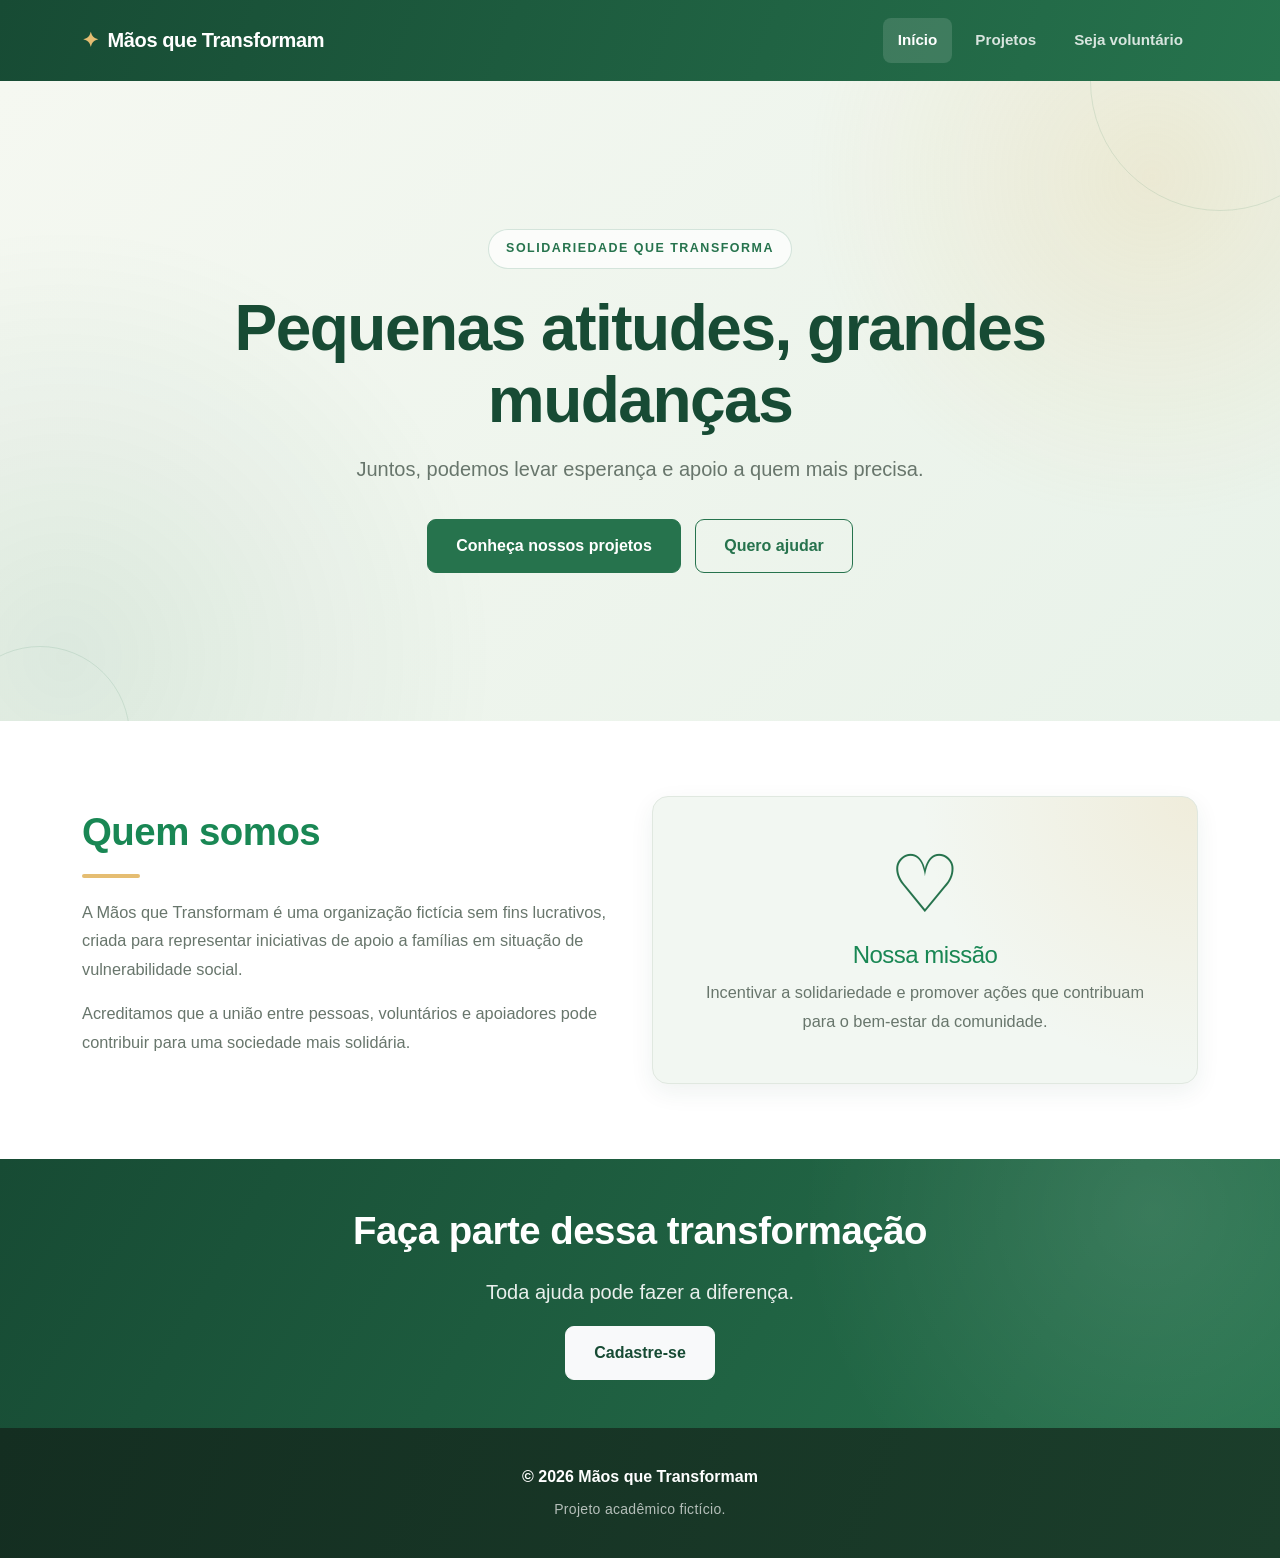
<file: index.html>
<!DOCTYPE html>
<html lang="pt-BR">

<head>
    <meta charset="UTF-8">
    <meta name="viewport" content="width=device-width, initial-scale=1.0">
    <meta name="description" content="Conheça a ONG Mãos que Transformam e participe de ações solidárias.">
    <title>Início | Mãos que Transformam</title>
    
    <link rel="icon" type="image/png" href="imagens/Inicio.png">
    <link href="https://cdn.jsdelivr.net/npm/bootstrap@5.3.8/dist/css/bootstrap.min.css" rel="stylesheet">
    <link rel="stylesheet" href="css/style.css">
</head>

<body>

    <header>
        <nav class="navbar navbar-expand-lg navbar-dark bg-success">
            <div class="container">
                <a class="navbar-brand fw-bold" href="index.html">Mãos que Transformam</a>

                <button class="navbar-toggler" type="button" data-bs-toggle="collapse" data-bs-target="#menu"
                    aria-controls="menu" aria-expanded="false" aria-label="Abrir menu">
                    <span class="navbar-toggler-icon"></span>
                </button>

                <div class="collapse navbar-collapse" id="menu">
                    <ul class="navbar-nav ms-auto">
                        <li class="nav-item">
                            <a class="nav-link active" aria-current="page" href="index.html">Início</a>
                        </li>
                        <li class="nav-item">
                            <a class="nav-link" href="projetos.html">Projetos</a>
                        </li>
                        <li class="nav-item">
                            <a class="nav-link" href="cadastro.html">Seja voluntário</a>
                        </li>
                    </ul>
                </div>
            </div>
        </nav>
    </header>

    <main>
        <section class="hero py-5 text-center">
            <div class="container py-5">
                <p class="text-uppercase fw-bold">Solidariedade que transforma</p>
                <h1 class="display-4 fw-bold">Pequenas atitudes, grandes mudanças</h1>
                <p class="lead mt-3">
                    Juntos, podemos levar esperança e apoio a quem mais precisa.
                </p>
                <a href="projetos.html" class="btn btn-success btn-lg mt-3">
                    Conheça nossos projetos
                </a>
                <a href="cadastro.html" class="btn btn-outline-success btn-lg mt-3">
                    Quero ajudar
                </a>
            </div>
        </section>

        <section class="container py-5" aria-labelledby="sobre">
            <div class="row align-items-center g-4">
                <div class="col-lg-6">
                    <h2 id="sobre" class="text-success">Quem somos</h2>
                    <p>
                        A Mãos que Transformam é uma organização fictícia sem fins
                        lucrativos, criada para representar iniciativas de apoio
                        a famílias em situação de vulnerabilidade social.
                    </p>
                    <p>
                        Acreditamos que a união entre pessoas, voluntários e
                        apoiadores pode contribuir para uma sociedade mais solidária.
                    </p>
                </div>

                <div class="col-lg-6">
                    <div class="p-5 rounded-4 bg-light text-center">
                        <span class="display-1" aria-hidden="true">♡</span>
                        <h3 class="h4 text-success mt-3">Nossa missão</h3>
                        <p class="mb-0">
                            Incentivar a solidariedade e promover ações que
                            contribuam para o bem-estar da comunidade.
                        </p>
                    </div>
                </div>
            </div>
        </section>

        <section class="bg-success text-white py-5" aria-labelledby="participar">
            <div class="container text-center">
                <h2 id="participar">Faça parte dessa transformação</h2>
                <p class="lead">Toda ajuda pode fazer a diferença.</p>
                <a href="cadastro.html" class="btn btn-light btn-lg">
                    Cadastre-se
                </a>
            </div>
        </section>
    </main>

    <footer class="bg-dark text-white text-center py-4">
        <div class="container">
            <p class="mb-1">&copy; 2026 Mãos que Transformam</p>
            <small>Projeto acadêmico fictício.</small>
        </div>
    </footer>

    <script src="https://cdn.jsdelivr.net/npm/bootstrap@5.3.8/dist/js/bootstrap.bundle.min.js"></script>
</body>

</html>
</file>
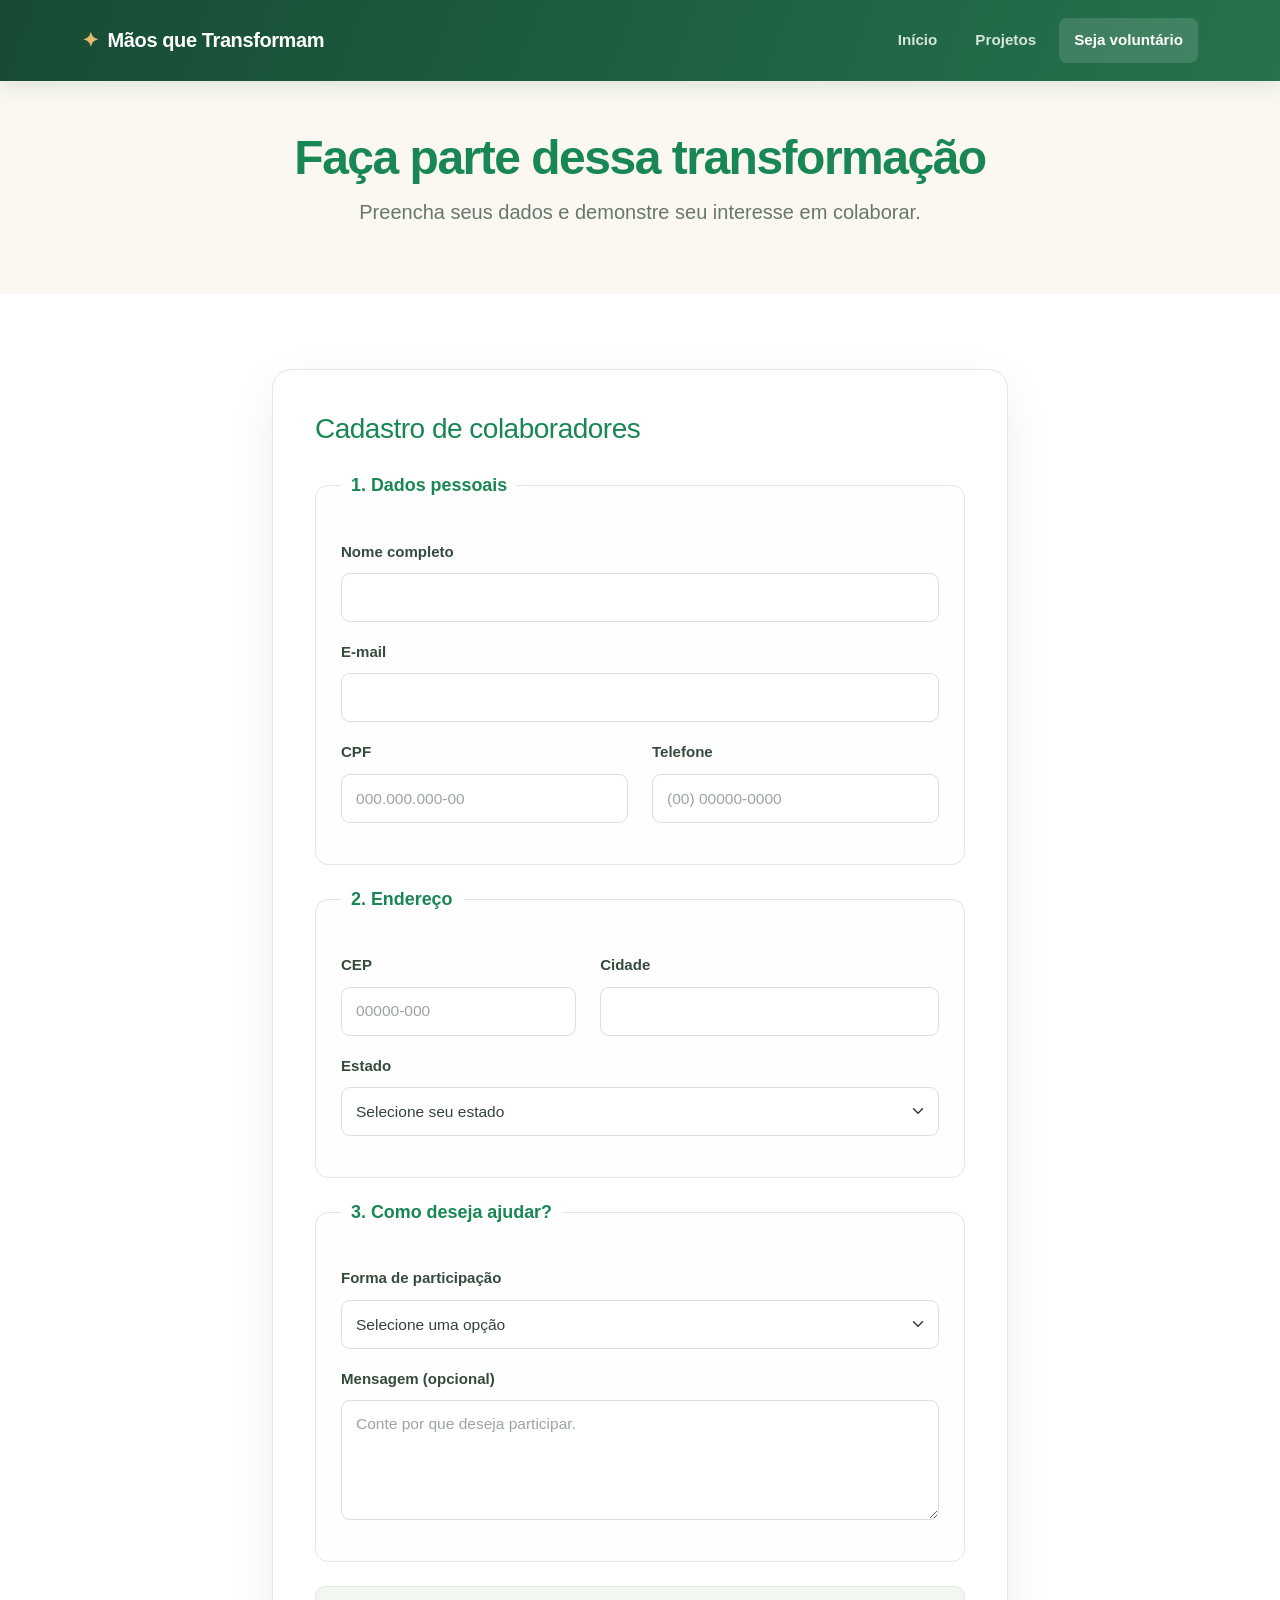
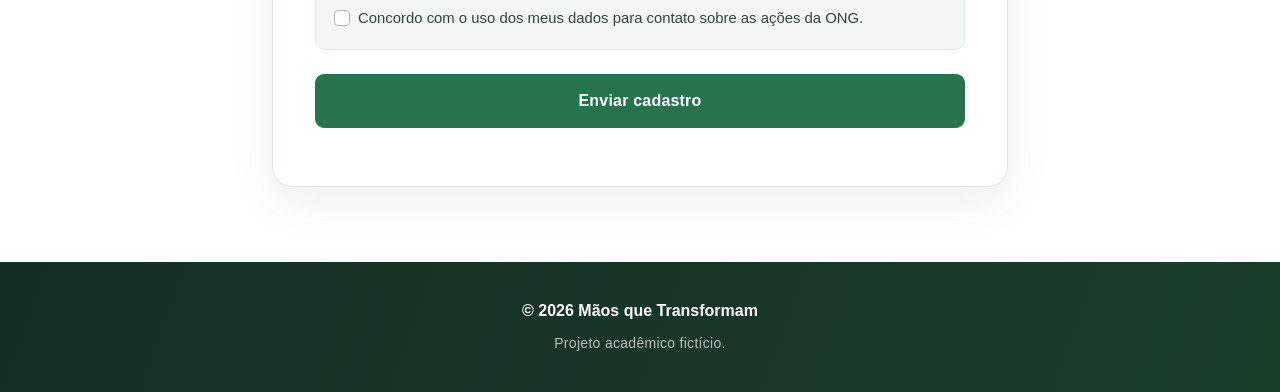
<file: cadastro.html>
<!DOCTYPE html>
<html lang="pt-BR">

<head>
    <meta charset="UTF-8">
    <meta name="viewport" content="width=device-width, initial-scale=1.0">
    <meta name="description" content="Cadastre-se para participar das ações solidárias da ONG Mãos que Transformam.">
    <title>Cadastro | Mãos que Transformam</title>
    
    
    <link rel="icon" type="image/png" href="imagens/Cadastro.png">
    <link href="https://cdn.jsdelivr.net/npm/bootstrap@5.3.8/dist/css/bootstrap.min.css" rel="stylesheet">
    <link rel="stylesheet" href="css/style.css">
    <script src="js/script.js" defer></script>
</head>

<body>

    <header>
        <nav class="navbar navbar-expand-lg navbar-dark bg-success">
            <div class="container">
                <a class="navbar-brand fw-bold" href="index.html">Mãos que Transformam</a>

                <button class="navbar-toggler" type="button" data-bs-toggle="collapse" data-bs-target="#menu"
                    aria-controls="menu" aria-expanded="false" aria-label="Abrir menu">
                    <span class="navbar-toggler-icon"></span>
                </button>

                <div class="collapse navbar-collapse" id="menu">
                    <ul class="navbar-nav ms-auto">
                        <li class="nav-item">
                            <a class="nav-link" href="index.html">Início</a>
                        </li>
                        <li class="nav-item">
                            <a class="nav-link" href="projetos.html">Projetos</a>
                        </li>
                        <li class="nav-item">
                            <a class="nav-link active" aria-current="page" href="cadastro.html">Seja voluntário</a>
                        </li>
                    </ul>
                </div>
            </div>
        </nav>
    </header>

    <main>
        <section class="py-5 bg-light text-center">
            <div class="container">
                <h1 class="display-5 fw-bold text-success">Faça parte dessa transformação</h1>
                <p class="lead">Preencha seus dados e demonstre seu interesse em colaborar.</p>
            </div>
        </section>

        <section class="container py-5" aria-labelledby="titulo-formulario">
            <div class="row justify-content-center">
                <div class="col-lg-8">
                    <div class="card shadow-sm border-0">
                        <div class="card-body p-4 p-md-5">
                            <h2 id="titulo-formulario" class="h3 text-success mb-4">
                                Cadastro de colaboradores
                            </h2>

                            <form id="formCadastro" class="needs-validation" novalidate>
                                <fieldset class="mb-4">
                                    <legend class="h5 text-success mb-3">1. Dados pessoais</legend>

                                    <div class="mb-3">
                                        <label for="nome" class="form-label">Nome completo</label>
                                        <input type="text" class="form-control" id="nome" name="nome"
                                            autocomplete="name" minlength="3" required>
                                        <div class="invalid-feedback">
                                            Informe seu nome completo.
                                        </div>
                                    </div>

                                    <div class="mb-3">
                                        <label for="email" class="form-label">E-mail</label>
                                        <input type="email" class="form-control" id="email" name="email"
                                            autocomplete="email" required>
                                        <div class="invalid-feedback">
                                            Informe um endereço de e-mail válido.
                                        </div>
                                    </div>

                                    <div class="row">
                                        <div class="col-md-6 mb-3">
                                            <label for="cpf" class="form-label">CPF</label>
                                            <input type="text" class="form-control" id="cpf" name="cpf"
                                                placeholder="000.000.000-00" inputmode="numeric" maxlength="14"
                                                autocomplete="off" required>
                                            <div class="invalid-feedback" id="erroCpf">
                                                Informe um CPF válido.
                                            </div>
                                        </div>

                                        <div class="col-md-6 mb-3">
                                            <label for="telefone" class="form-label">Telefone</label>
                                            <input type="tel" class="form-control" id="telefone" name="telefone"
                                                placeholder="(00) 00000-0000" inputmode="numeric" maxlength="15"
                                                autocomplete="tel" required>
                                            <div class="invalid-feedback">
                                                Informe um telefone com DDD válido.
                                            </div>
                                        </div>
                                    </div>
                                </fieldset>

                                <fieldset class="mb-4">
                                    <legend class="h5 text-success mb-3">2. Endereço</legend>

                                    <div class="row">
                                        <div class="col-md-5 mb-3">
                                            <label for="cep" class="form-label">CEP</label>
                                            <input type="text" class="form-control" id="cep" name="cep"
                                                placeholder="00000-000" inputmode="numeric" maxlength="9"
                                                autocomplete="postal-code" required>
                                            <div class="invalid-feedback">
                                                Informe um CEP com oito dígitos.
                                            </div>
                                        </div>

                                        <div class="col-md-7 mb-3">
                                            <label for="cidade" class="form-label">Cidade</label>
                                            <input type="text" class="form-control" id="cidade" name="cidade"
                                                autocomplete="address-level2" required>
                                            <div class="invalid-feedback">
                                                Informe sua cidade.
                                            </div>
                                        </div>
                                    </div>

                                    <div class="mb-3">
                                        <label for="estado" class="form-label">Estado</label>
                                        <select class="form-select" id="estado" name="estado" required>
                                            <option value="">Selecione seu estado</option>
                                            <option value="AC">Acre</option>
                                            <option value="AL">Alagoas</option>
                                            <option value="AP">Amapá</option>
                                            <option value="AM">Amazonas</option>
                                            <option value="BA">Bahia</option>
                                            <option value="CE">Ceará</option>
                                            <option value="DF">Distrito Federal</option>
                                            <option value="ES">Espírito Santo</option>
                                            <option value="GO">Goiás</option>
                                            <option value="MA">Maranhão</option>
                                            <option value="MT">Mato Grosso</option>
                                            <option value="MS">Mato Grosso do Sul</option>
                                            <option value="MG">Minas Gerais</option>
                                            <option value="PA">Pará</option>
                                            <option value="PB">Paraíba</option>
                                            <option value="PR">Paraná</option>
                                            <option value="PE">Pernambuco</option>
                                            <option value="PI">Piauí</option>
                                            <option value="RJ">Rio de Janeiro</option>
                                            <option value="RN">Rio Grande do Norte</option>
                                            <option value="RS">Rio Grande do Sul</option>
                                            <option value="RO">Rondônia</option>
                                            <option value="RR">Roraima</option>
                                            <option value="SC">Santa Catarina</option>
                                            <option value="SP">São Paulo</option>
                                            <option value="SE">Sergipe</option>
                                            <option value="TO">Tocantins</option>
                                        </select>
                                        <div class="invalid-feedback">
                                            Selecione seu estado.
                                        </div>
                                    </div>
                                </fieldset>

                                <fieldset class="mb-4">
                                    <legend class="h5 text-success mb-3">3. Como deseja ajudar?</legend>

                                    <div class="mb-3">
                                        <label for="tipo" class="form-label">Forma de participação</label>
                                        <select class="form-select" id="tipo" name="tipo" required>
                                            <option value="">Selecione uma opção</option>
                                            <option value="voluntario">Voluntariado</option>
                                            <option value="doador">Doações</option>
                                            <option value="ambos">Voluntariado e doações</option>
                                        </select>
                                        <div class="invalid-feedback">
                                            Selecione uma forma de participação.
                                        </div>
                                    </div>

                                    <div class="mb-3">
                                        <label for="mensagem" class="form-label">
                                            Mensagem (opcional)
                                        </label>
                                        <textarea class="form-control" id="mensagem" name="mensagem" rows="4"
                                            maxlength="500" placeholder="Conte por que deseja participar."></textarea>
                                    </div>
                                </fieldset>

                                <div class="form-check mb-4">
                                    <input class="form-check-input" type="checkbox" id="consentimento"
                                        name="consentimento" required>
                                    <label class="form-check-label" for="consentimento">
                                        Concordo com o uso dos meus dados para contato sobre
                                        as ações da ONG.
                                    </label>
                                    <div class="invalid-feedback">
                                        É necessário marcar o consentimento para continuar.
                                    </div>
                                </div>

                                <button type="submit" class="btn btn-success btn-lg w-100">
                                    Enviar cadastro
                                </button>

                                <div id="resultado" class="mt-3" role="status" aria-live="polite"></div>
                            </form>
                        </div>
                    </div>
                </div>
            </div>
        </section>
    </main>

    <footer class="bg-dark text-white text-center py-4">
        <div class="container">
            <p class="mb-1">&copy; 2026 Mãos que Transformam</p>
            <small>Projeto acadêmico fictício.</small>
        </div>
    </footer>

    <script src="https://cdn.jsdelivr.net/npm/bootstrap@5.3.8/dist/js/bootstrap.bundle.min.js"></script>
</body>

</html>
</file>
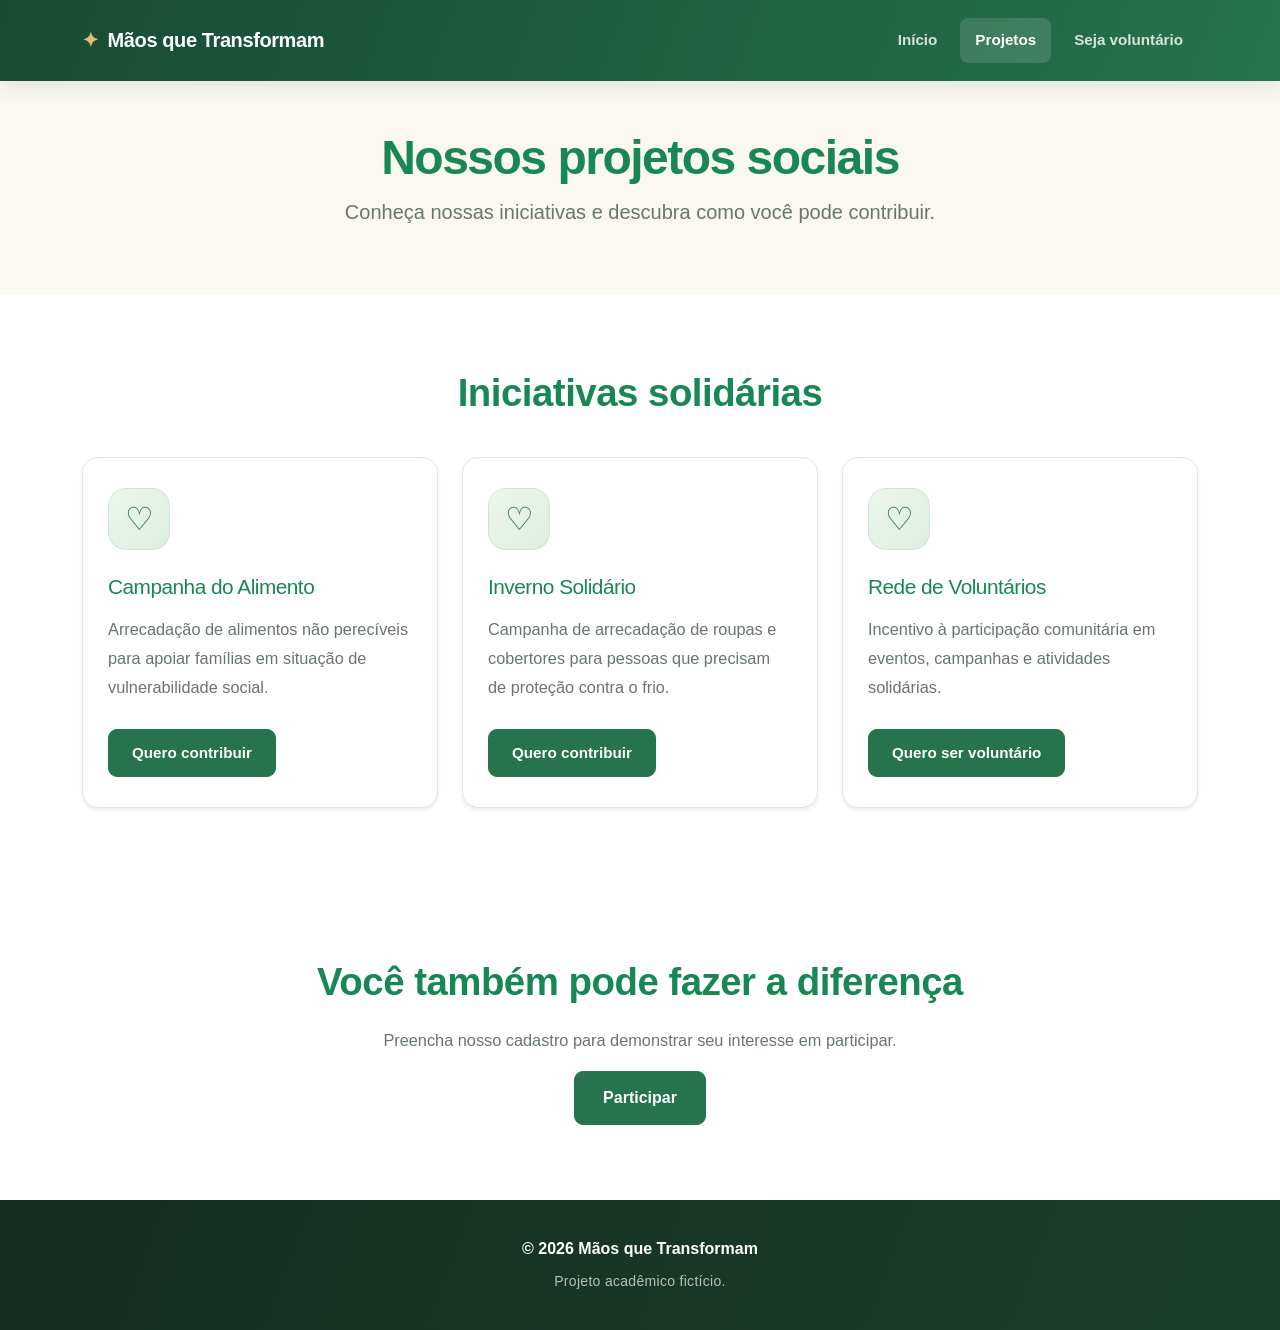
<file: projetos.html>
<!DOCTYPE html>
<html lang="pt-BR">

<head>
    <meta charset="UTF-8">
    <meta name="viewport" content="width=device-width, initial-scale=1.0">
    <meta name="description" content="Conheça as iniciativas solidárias da ONG Mãos que Transformam.">
    <title>Projetos | Mãos que Transformam</title>

    
    <link rel="icon" type="image/png" href="imagens/Projetos.png">
    <link href="https://cdn.jsdelivr.net/npm/bootstrap@5.3.8/dist/css/bootstrap.min.css" rel="stylesheet">
    <link rel="stylesheet" href="css/style.css">
</head>

<body>

    <header>
        <nav class="navbar navbar-expand-lg navbar-dark bg-success">
            <div class="container">
                <a class="navbar-brand fw-bold" href="index.html">Mãos que Transformam</a>

                <button class="navbar-toggler" type="button" data-bs-toggle="collapse" data-bs-target="#menu"
                    aria-controls="menu" aria-expanded="false" aria-label="Abrir menu">
                    <span class="navbar-toggler-icon"></span>
                </button>

                <div class="collapse navbar-collapse" id="menu">
                    <ul class="navbar-nav ms-auto">
                        <li class="nav-item">
                            <a class="nav-link" href="index.html">Início</a>
                        </li>
                        <li class="nav-item">
                            <a class="nav-link active" aria-current="page" href="projetos.html">Projetos</a>
                        </li>
                        <li class="nav-item">
                            <a class="nav-link" href="cadastro.html">Seja voluntário</a>
                        </li>
                    </ul>
                </div>
            </div>
        </nav>
    </header>

    <main>
        <section class="py-5 bg-light text-center">
            <div class="container">
                <h1 class="display-5 fw-bold text-success">Nossos projetos sociais</h1>
                <p class="lead">
                    Conheça nossas iniciativas e descubra como você pode contribuir.
                </p>
            </div>
        </section>

        <section class="container py-5" aria-labelledby="iniciativas">
            <h2 id="iniciativas" class="text-center text-success mb-4">
                Iniciativas solidárias
            </h2>

            <div class="row g-4">
                <div class="col-md-6 col-lg-4">
                    <article class="card h-100 shadow-sm project-card">
                        <div class="card-body d-flex flex-column">
                            <div class="project-icon" aria-hidden="true">♡</div>
                            <h3 class="card-title h4 text-success">Campanha do Alimento</h3>
                            <p class="card-text">
                                Arrecadação de alimentos não perecíveis para apoiar
                                famílias em situação de vulnerabilidade social.
                            </p>
                            <a href="cadastro.html" class="btn btn-success mt-auto">
                                Quero contribuir
                            </a>
                        </div>
                    </article>
                </div>

                <div class="col-md-6 col-lg-4">
                    <article class="card h-100 shadow-sm project-card">
                        <div class="card-body d-flex flex-column">
                            <div class="project-icon" aria-hidden="true">♡</div>
                            <h3 class="card-title h4 text-success">Inverno Solidário</h3>
                            <p class="card-text">
                                Campanha de arrecadação de roupas e cobertores
                                para pessoas que precisam de proteção contra o frio.
                            </p>
                            <a href="cadastro.html" class="btn btn-success mt-auto">
                                Quero contribuir
                            </a>
                        </div>
                    </article>
                </div>

                <div class="col-md-6 col-lg-4">
                    <article class="card h-100 shadow-sm project-card">
                        <div class="card-body d-flex flex-column">
                            <div class="project-icon" aria-hidden="true">♡</div>
                            <h3 class="card-title h4 text-success">Rede de Voluntários</h3>
                            <p class="card-text">
                                Incentivo à participação comunitária em eventos,
                                campanhas e atividades solidárias.
                            </p>
                            <a href="cadastro.html" class="btn btn-success mt-auto">
                                Quero ser voluntário
                            </a>
                        </div>
                    </article>
                </div>
            </div>
        </section>

        <section class="container pb-5 text-center" aria-labelledby="ajudar">
            <h2 id="ajudar" class="text-success">Você também pode fazer a diferença</h2>
            <p>Preencha nosso cadastro para demonstrar seu interesse em participar.</p>
            <a href="cadastro.html" class="btn btn-success btn-lg">Participar</a>
        </section>
    </main>

    <footer class="bg-dark text-white text-center py-4">
        <div class="container">
            <p class="mb-1">&copy; 2026 Mãos que Transformam</p>
            <small>Projeto acadêmico fictício.</small>
        </div>
    </footer>

    <script src="https://cdn.jsdelivr.net/npm/bootstrap@5.3.8/dist/js/bootstrap.bundle.min.js"></script>
</body>

</html>
</file>
<file: css/style.css>
:root {
    --verde: #26734d;
    --verde-escuro: #174b34;
    --verde-profundo: #103b29;
    --verde-claro: #e7f1e9;
    --verde-suave: #f2f7f2;

    --creme: #faf8f1;
    --branco: #ffffff;

    --texto: #34443a;
    --texto-suave: #68766c;
    --borda: #e0e8e0;

    --destaque: #e5bd72;

    --sombra-suave: 0 8px 25px rgba(23, 75, 52, 0.07);
    --sombra-card: 0 12px 35px rgba(23, 75, 52, 0.12);

    --raio: 16px;
    --transicao: 0.25s ease;
}

/* CONFIGURAÇÕES GERAIS */

* {
    box-sizing: border-box;
}

html {
    scroll-behavior: smooth;
    scroll-padding-top: 85px;
}

body {
    margin: 0;
    font-family: "Segoe UI", Arial, sans-serif;
    font-size: 16px;
    line-height: 1.75;
    color: var(--texto);
    background-color: var(--branco);
    -webkit-font-smoothing: antialiased;
}

img {
    max-width: 100%;
    height: auto;
}

p {
    color: var(--texto-suave);
}

h1,
h2,
h3,
h4,
h5,
h6 {
    color: var(--verde-escuro);
    font-weight: 700;
    line-height: 1.25;
    letter-spacing: -0.5px;
}

h1 {
    letter-spacing: -1.5px;
}

a {
    transition: color var(--transicao);
}

::selection {
    color: var(--branco);
    background-color: var(--verde);
}

/* CESSIBILIDADE */

a:focus-visible,
button:focus-visible,
input:focus-visible,
select:focus-visible,
textarea:focus-visible {
    outline: 3px solid var(--destaque);
    outline-offset: 4px;
}

a:focus:not(:focus-visible),
button:focus:not(:focus-visible) {
    outline: none;
}

/* MENU DE NAVEGAÇÃO */

.navbar {
    padding: 18px 0;
    background: linear-gradient(110deg,
            var(--verde-escuro),
            var(--verde)) !important;

    box-shadow: 0 4px 20px rgba(16, 59, 41, 0.12);
}

.navbar-brand {
    font-size: 1.25rem;
    font-weight: 750 !important;
    letter-spacing: -0.4px;
    color: var(--branco) !important;
}

.navbar-brand::before {
    content: "✦";
    display: inline-block;
    margin-right: 9px;
    color: var(--destaque);
}

.navbar-nav {
    gap: 8px;
}

.navbar .nav-link {
    position: relative;
    padding: 9px 15px !important;
    color: rgba(255, 255, 255, 0.82) !important;
    font-size: 0.95rem;
    font-weight: 600;
    border-radius: 8px;
    transition:
        color var(--transicao),
        background-color var(--transicao);
}

.navbar .nav-link:hover,
.navbar .nav-link.active {
    color: var(--branco) !important;
    background-color: rgba(255, 255, 255, 0.13);
}

.navbar-toggler {
    padding: 7px 10px;
    border-color: rgba(255, 255, 255, 0.45);
}

.navbar-toggler:focus {
    box-shadow: 0 0 0 3px rgba(229, 189, 114, 0.4);
}

/* BOTÕES */

.btn {
    padding: 12px 23px;
    border-radius: 9px;
    font-weight: 650;
    font-size: 0.95rem;
    transition:
        transform var(--transicao),
        box-shadow var(--transicao),
        background-color var(--transicao);
}

.btn-success {
    color: var(--branco);
    background-color: var(--verde);
    border-color: var(--verde);
}

.btn-success:hover {
    color: var(--branco);
    background-color: var(--verde-escuro);
    border-color: var(--verde-escuro);
    transform: translateY(-2px);
    box-shadow: 0 7px 18px rgba(38, 115, 77, 0.2);
}

.btn-outline-success {
    color: var(--verde);
    border-color: var(--verde);
}

.btn-outline-success:hover {
    color: var(--branco);
    background-color: var(--verde);
    border-color: var(--verde);
    transform: translateY(-2px);
}

.btn-light {
    color: var(--verde-escuro);
    font-weight: 700;
}

.btn-light:hover {
    color: var(--verde-profundo);
    background-color: var(--creme);
    transform: translateY(-2px);
}

.btn-lg {
    padding: 14px 28px;
    font-size: 1rem;
}

button:active,
.btn:active {
    transform: scale(0.98);
}

/*PÁGINA INICIAL */

.hero {
    position: relative;
    isolation: isolate;
    overflow: hidden;
    padding-top: 100px !important;
    padding-bottom: 100px !important;

    background:
        radial-gradient(circle at 90% 15%,
            rgba(229, 189, 114, 0.20),
            transparent 27%),
        radial-gradient(circle at 5% 90%,
            rgba(38, 115, 77, 0.10),
            transparent 32%),
        linear-gradient(135deg, #f5f8f1, #e8f2e9);
}

.hero::before {
    content: "";
    position: absolute;
    z-index: -1;
    width: 260px;
    height: 260px;
    top: -130px;
    right: -70px;
    border: 1px solid rgba(38, 115, 77, 0.12);
    border-radius: 50%;
}

.hero::after {
    content: "";
    position: absolute;
    z-index: -1;
    width: 180px;
    height: 180px;
    bottom: -105px;
    left: -50px;
    border: 1px solid rgba(38, 115, 77, 0.12);
    border-radius: 50%;
}

.hero .container {
    max-width: 1000px;
}

.hero .container>p:first-child {
    display: inline-block;
    margin-bottom: 24px;
    padding: 8px 17px;
    border: 1px solid rgba(38, 115, 77, 0.18);
    border-radius: 50px;
    color: var(--verde);
    background-color: rgba(255, 255, 255, 0.7);
    font-size: 0.78rem;
    font-weight: 750;
    letter-spacing: 1.5px;
}

.hero h1 {
    max-width: 850px;
    margin: 0 auto;
    color: var(--verde-escuro);
    font-size: clamp(2.4rem, 5vw, 4.4rem);
    line-height: 1.12;
}

.hero .lead {
    max-width: 670px;
    margin-right: auto;
    margin-left: auto;
    color: var(--texto-suave);
    font-size: clamp(1.05rem, 2vw, 1.25rem);
}

.hero .btn {
    margin-right: 5px;
    margin-left: 5px;
}

/* SEÇÕES E ESPAÇAMENTO */

main section {
    scroll-margin-top: 30px;
}

main>section.container {
    padding-top: 75px !important;
    padding-bottom: 75px !important;
}

main>section.bg-light {
    background-color: var(--creme) !important;
}

main section h2 {
    margin-bottom: 20px;
    font-size: clamp(1.8rem, 3vw, 2.5rem);
}

main section h3 {
    margin-bottom: 14px;
}

main section p {
    font-size: 1.02rem;
}

#sobre {
    position: relative;
}

#sobre::after {
    content: "";
    display: block;
    width: 58px;
    height: 4px;
    margin-top: 18px;
    border-radius: 5px;
    background-color: var(--destaque);
}

/* BLOCO DA MISSÃO */

#sobre+p {
    margin-bottom: 16px;
}

#sobre~p {
    max-width: 650px;
}

section .bg-light.rounded-4 {
    border: 1px solid var(--borda);
    background:
        radial-gradient(circle at top right,
            rgba(229, 189, 114, 0.18),
            transparent 45%),
        var(--verde-suave) !important;
    box-shadow: var(--sombra-suave);
}

section .display-1 {
    color: var(--verde);
    line-height: 1;
}

section .bg-success {
    background-color: var(--verde) !important;
}


/* PÁGINA DE PROJETOS */

#iniciativas {
    margin-bottom: 40px !important;
}

.project-card {
    position: relative;
    overflow: hidden;
    border: 1px solid var(--borda) !important;
    border-radius: var(--raio) !important;
    background-color: var(--branco);
    transition:
        transform var(--transicao),
        box-shadow var(--transicao),
        border-color var(--transicao);
}

.project-card::before {
    content: "";
    position: absolute;
    top: 0;
    left: 0;
    width: 100%;
    height: 4px;
    background: linear-gradient(90deg,
            var(--verde),
            #8bbf8f,
            var(--destaque));
    transform: scaleX(0);
    transform-origin: left;
    transition: transform var(--transicao);
}

.project-card:hover {
    transform: translateY(-7px);
    border-color: rgba(38, 115, 77, 0.25) !important;
    box-shadow: var(--sombra-card) !important;
}

.project-card:hover::before {
    transform: scaleX(1);
}

.project-card .card-body {
    padding: 30px 25px;
}

.project-icon {
    display: flex;
    align-items: center;
    justify-content: center;
    width: 62px;
    height: 62px;
    margin-bottom: 25px;
    border: 1px solid rgba(38, 115, 77, 0.10);
    border-radius: 18px;
    color: var(--verde);
    background: linear-gradient(135deg, #edf6ee, #dceee0);
    font-size: 2rem;
    transition:
        transform var(--transicao),
        border-radius var(--transicao);
}

.project-card:hover .project-icon {
    transform: rotate(-5deg) scale(1.05);
    border-radius: 22px;
}

.project-card .card-title {
    margin-bottom: 15px;
    font-size: 1.3rem;
}

.project-card .card-text {
    margin-bottom: 26px;
    line-height: 1.8;
}

.project-card .btn {
    align-self: flex-start;
}

/* BANNER DE CHAMADA PARA AÇÃO */

.bg-success.text-white {
    position: relative;
    overflow: hidden;
    background:
        radial-gradient(circle at 90% 20%,
            rgba(255, 255, 255, 0.10),
            transparent 30%),
        linear-gradient(120deg,
            var(--verde-escuro),
            var(--verde)) !important;
}

.bg-success.text-white h2,
.bg-success.text-white p {
    color: var(--branco);
}

.bg-success.text-white h2 {
    max-width: 800px;
    margin-right: auto;
    margin-left: auto;
}

.bg-success.text-white .lead {
    opacity: 0.9;
}


/* FORMULÁRIO DE CADASTRO */

#formCadastro {
    color: var(--texto);
}

#formCadastro fieldset {
    min-width: 0;
    margin: 0 0 30px;
    padding: 25px;
    border: 1px solid var(--borda);
    border-radius: 13px;
    background-color: #fdfefd;
}

#formCadastro legend {
    float: none;
    width: auto;
    margin-bottom: 20px;
    padding: 0 10px;
    color: var(--verde-escuro);
    font-size: 1.12rem;
    font-weight: 750;
}

#formCadastro .form-label {
    margin-bottom: 8px;
    color: #354b3c;
    font-size: 0.94rem;
    font-weight: 650;
}

#formCadastro .form-control,
#formCadastro .form-select {
    min-height: 49px;
    padding: 11px 14px;
    border: 1px solid #d7e2d8;
    border-radius: 9px;
    color: var(--texto);
    background-color: var(--branco);
    font-family: inherit;
    font-size: 0.97rem;
    transition:
        border-color var(--transicao),
        box-shadow var(--transicao),
        background-color var(--transicao);
}

#formCadastro textarea.form-control {
    min-height: 120px;
    resize: vertical;
}

#formCadastro .form-control::placeholder {
    color: #9aa69d;
    opacity: 1;
}

#formCadastro .form-control:hover,
#formCadastro .form-select:hover {
    border-color: #9dbda5;
}

#formCadastro .form-control:focus,
#formCadastro .form-select:focus {
    border-color: var(--verde);
    background-color: #fcfffc;
    box-shadow: 0 0 0 4px rgba(38, 115, 77, 0.10);
}

#formCadastro .form-check {
    padding: 17px 17px 17px 42px;
    border: 1px solid var(--borda);
    border-radius: 10px;
    background-color: var(--verde-suave);
}

#formCadastro .form-check-input {
    margin-top: 6px;
    border-color: #a8bcae;
}

#formCadastro .form-check-input:checked {
    border-color: var(--verde);
    background-color: var(--verde);
}

#formCadastro .form-check-label {
    color: var(--texto);
    font-size: 0.93rem;
    line-height: 1.6;
}

#formCadastro button[type="submit"] {
    min-height: 54px;
    font-size: 1rem;
    letter-spacing: 0.2px;
}

#formCadastro .invalid-feedback {
    margin-top: 7px;
    font-size: 0.85rem;
}

#formCadastro .form-control.is-invalid,
#formCadastro .form-select.is-invalid {
    border-color: #dc3545;
}

#resultado {
    overflow-wrap: anywhere;
    border-radius: 10px;
}


/* CARTÃO DO FORMULÁRIO */

#titulo-formulario {
    margin-bottom: 30px !important;
}

section .card.border-0 {
    overflow: hidden;
    border: 1px solid var(--borda) !important;
    border-radius: 20px !important;
    box-shadow: 0 15px 45px rgba(23, 75, 52, 0.08) !important;
}

section .card.border-0>.card-body {
    padding: 42px !important;
}

/* RODAPÉ */

footer.bg-dark {
    padding-top: 35px !important;
    padding-bottom: 35px !important;
    background:
        linear-gradient(110deg,
            #142e21,
            #1b3e2b) !important;
}

footer p {
    color: var(--branco);
    font-size: 1rem;
    font-weight: 650;
}

footer small {
    color: rgba(255, 255, 255, 0.68);
    letter-spacing: 0.3px;
}

/* RESPONSIVIDADE */

@media (max-width: 991.98px) {
    .navbar-nav {
        gap: 3px;
        padding-top: 15px;
    }

    .navbar .nav-link {
        padding: 10px 12px !important;
    }

    .hero {
        padding-top: 75px !important;
        padding-bottom: 75px !important;
    }

    main>section.container {
        padding-top: 55px !important;
        padding-bottom: 55px !important;
    }
}

@media (max-width: 767.98px) {
    .hero h1 {
        letter-spacing: -0.8px;
    }

    .project-card .card-body {
        padding: 25px 22px;
    }

    #formCadastro fieldset {
        padding: 20px 16px;
    }

    section .card.border-0>.card-body {
        padding: 28px 20px !important;
    }
}

@media (max-width: 575.98px) {
    body {
        font-size: 15px;
    }

    .navbar {
        padding: 13px 0;
    }

    .navbar-brand {
        max-width: 80%;
        font-size: 1.05rem;
    }

    .hero {
        padding-top: 60px !important;
        padding-bottom: 60px !important;
    }

    .hero h1 {
        font-size: 2.35rem;
    }

    .hero .container>p:first-child {
        font-size: 0.69rem;
        letter-spacing: 1px;
    }

    .hero .btn {
        display: block;
        width: 100%;
        margin: 12px 0 0;
    }

    main>section.container {
        padding-top: 42px !important;
        padding-bottom: 42px !important;
    }

    #formCadastro fieldset {
        padding: 17px 13px;
    }

    #formCadastro .form-control,
    #formCadastro .form-select {
        min-height: 47px;
        font-size: 16px;
    }

    #formCadastro .form-check {
        padding-right: 12px;
    }

    footer {
        padding-right: 12px;
        padding-left: 12px;
    }
}

@media (prefers-reduced-motion: reduce) {
    html {
        scroll-behavior: auto;
    }

    *,
    *::before,
    *::after {
        animation-duration: 0.01ms !important;
        animation-iteration-count: 1 !important;
        transition-duration: 0.01ms !important;
    }
}
</file>
